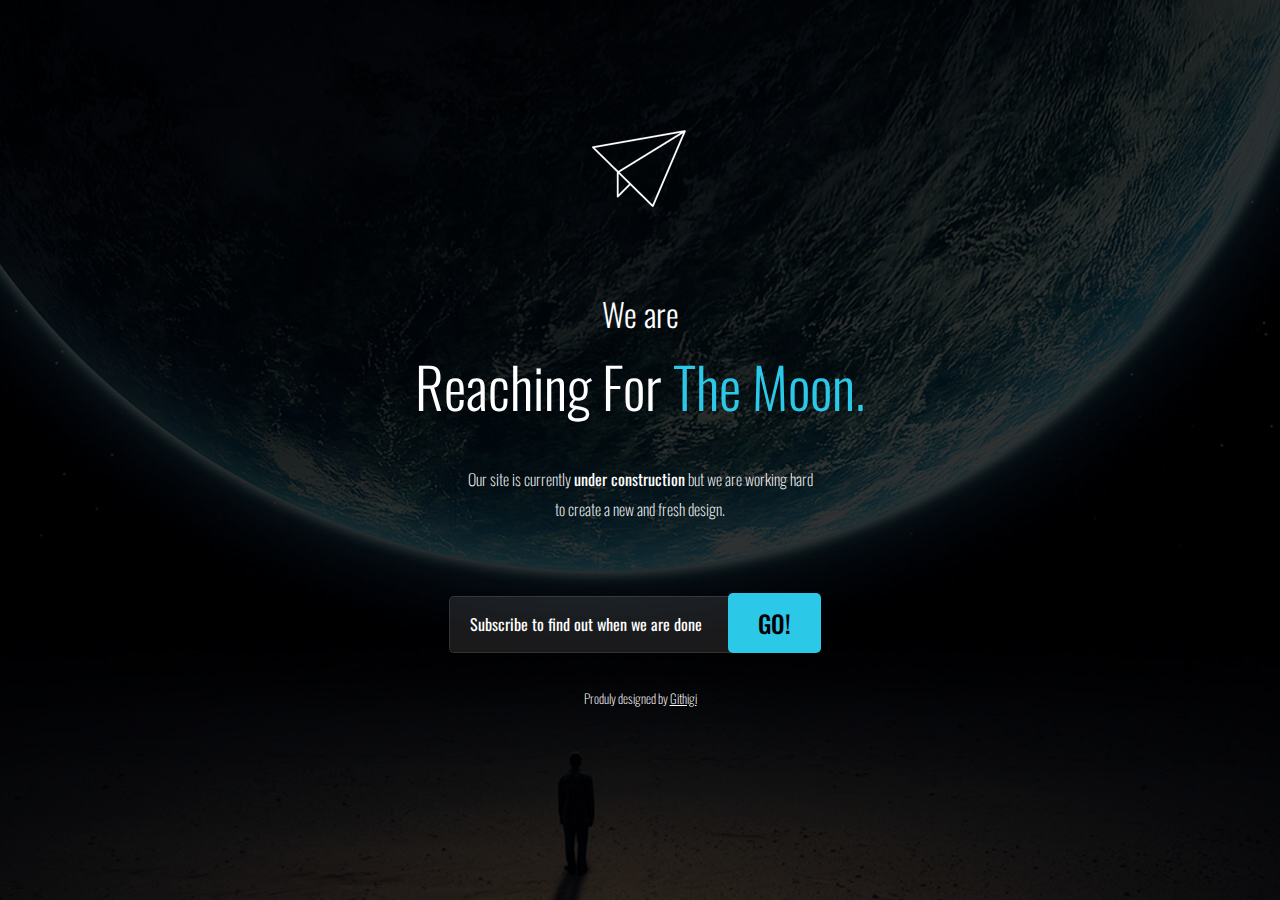
<file: index.html>
﻿<!DOCTYPE html>
<html>
<head>
<meta http-equiv="Content-Type" content="text/html;charset=utf-8">
<title>SKO Consulting Services</title>

<!--CSS-->
<link rel="stylesheet" href="css/style.css">
<link rel="stylesheet" href="css/bootstrap-light.css">
<link href='http://fonts.googleapis.com/css?family=Oswald:400,300,700' rel='stylesheet' type='text/css'>
<!--/CSS-->

<!--JS-->
<script src="http://ajax.googleapis.com/ajax/libs/jquery/1.11.0/jquery.min.js"></script>
<script src="js/jquery.plugin.js"></script>
<script src="js/jquery.countdown.js"></script>
<!--<script>
$(function () {
	var newYear = new Date();
	newYear = new Date(newYear.getFullYear() + 1, 1 - 1, 4); 
	$('#defaultCountdown').countdown({until: newYear}); 
	//Replace above date with your own, to find out more visit http://keith-wood.name/countdown.html
});
</script>-->
<!--/JS-->

</head>

<body>

<!--DARK OVERLAY-->
<div class="overlay"></div>
<!--/DARK OVERLAY-->

<!--WRAP-->
<div id="wrap">
	<!--CONTAINER-->
	<div class="container">
		<img src="images/paperplane.png" alt="Paper Plane" class="image-align" />
		<h1>
			<span>We are</span><br/>
			Reaching For <span class="blue">The Moon.</span>
		</h1>
		<p>Our site is currently <strong>under construction</strong> but we are working hard<br/> to create a new and fresh design.</p>
		<div id="defaultCountdown"></div>
		<form action="#">
			<input type="text" name="email" id="email" value="Subscribe to find out when we are done">
			<input type="submit" value="GO!">
		</form>
		<p class="copyright">Produly designed by <a href="https://githigi.me" target="_blank">Githigi</a></p>
	</div>
	<!--/CONTAINER-->
</div>
<!--/WRAP-->

</body>
</html>
</file>
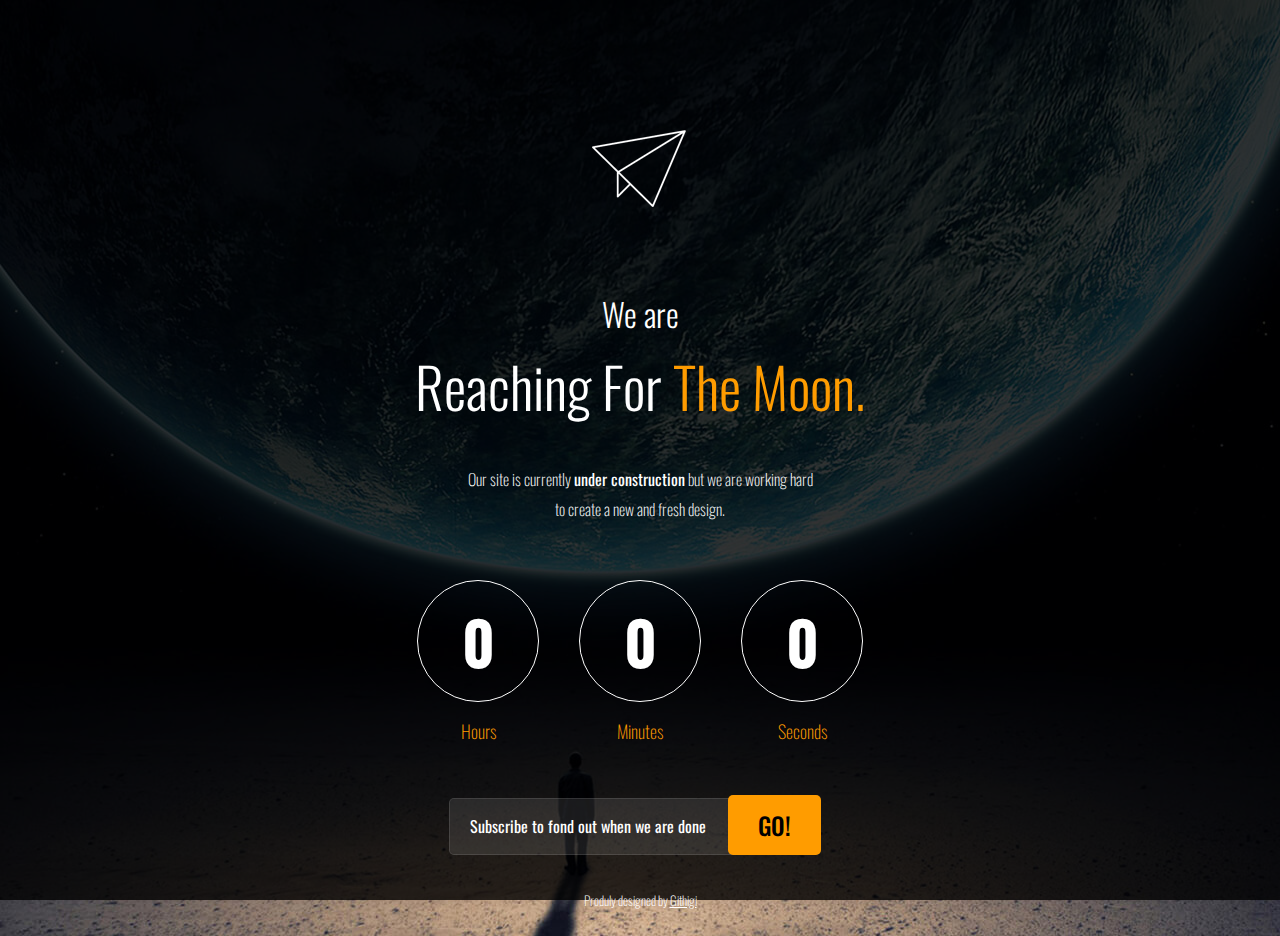
<file: HTML/index.html>
﻿<!DOCTYPE html>
<html>
<head>
<meta http-equiv="Content-Type" content="text/html;charset=utf-8">
<title>SKO Consulting Services</title>

<!--CSS-->
<link rel="stylesheet" href="css/style.css">
<link rel="stylesheet" href="css/bootstrap-light.css">
<link href='http://fonts.googleapis.com/css?family=Oswald:400,300,700' rel='stylesheet' type='text/css'>
<!--/CSS-->

<!--JS-->
<script src="http://ajax.googleapis.com/ajax/libs/jquery/1.11.0/jquery.min.js"></script>
<script src="js/jquery.plugin.js"></script>
<script src="js/jquery.countdown.js"></script>
<script>
$(function () {
	$('#defaultCountdown').countdown({until: new Date(2016, 3-1, 25)}); 
	//Replace above date with your own, to find out more visit http://keith-wood.name/countdown.html
});
</script>
<!--/JS-->

</head>

<body>

<!--DARK OVERLAY-->
<div class="overlay"></div>
<!--/DARK OVERLAY-->

<!--WRAP-->
<div id="wrap">
	<!--CONTAINER-->
	<div class="container">
		<img src="images/paperplane.png" alt="Paper Plane" class="image-align" />
		<h1>
			<span>We are</span><br/>
			Reaching For <span class="yellow">The Moon.</span>
		</h1>
		<p>Our site is currently <strong>under construction</strong> but we are working hard<br/> to create a new and fresh design.</p>
		<div id="defaultCountdown"></div>
		<form action="#">
			<input type="text" name="email" id="email" value="Subscribe to fond out when we are done">
			<input type="submit" value="GO!">
		</form>
		<p class="copyright">Produly designed by <a href="https://githigi.me" target="_blank">Githigi</a></p>
	</div>
	<!--/CONTAINER-->
</div>
<!--/WRAP-->

</body>
</html>
</file>
<file: css/style.css>
/*------------------------------------------------*/
/* Basic styles */ 
/* Designed and coded by HeroWP.com*/
/* Don't forget to visit us daily for tons of freebies:
	-PSD Templates
	-Wordpress Plugins
	-Wordpess Themes
	-HTML Designs
	-& many more!
*/
/*------------------------------------------------*/

body{
	font-family:'Oswald', Arial;
	color:#fff;
	background:url(../images/bg.jpg) top center no-repeat #000;
}

.overlay{
	background:rgba(0,0,0,.8);
	position:absolute;
	left:0;
	top:0;
	bottom:0;
	right:0;
	width:100%;
	height:100%;
	z-index:1;
	overflow:hidden;
}

@media (min-width: 1200px){
	.container {
		width:1170px;
	}
}

#wrap{
	width:100%;
	height:100%;
	display:table;
	position:relative;
	z-index:10000;
}

#defaultCountdown{
	z-index:2;
	margin:0 auto;
	display:table;
	position:relative;
}

.countdown-row {
	margin:0 auto;
	width:100%;
	display:table;
	text-align:center;
}

.countdown-section {
	display: block;
	float: left;
	text-align: center;
	width:120px;
	height:120px;
	border-radius:50%;
	-webkit-border-radius:50%;
	-moz-border-radius:50%;
	border:solid 1px #fff;
	text-align:center;
	margin:40px 20px;
}

.countdown-amount {
    font-size: 60px;
	font-weight:700;
	line-height:120px;
}
.countdown-period {
    display: block;
	line-height:60px;
	color:#ff9c00;
	font-size:18px;
	font-weight:100;
}

.image-align{
	margin:0 auto;
	text-align:center;
	display:block;
	padding-top: 100px;
}

h1{
	font-size:56px;
	font-weight:300;
	text-align:center;
}

h1 span{
	font-size:32px;
}

.blue{
	color:#2cc8e8;
	font-size:56px;
}

p{
	font-size:16px;
	line-height:30px;
	text-align:center;
	font-weight:100;
}

form{
	margin:0 auto;
	display:table;
	margin-top:50px;
}

input[type="text"]{
	border-radius:5px;
	-webkit-border-radius:5px;
	-moz-border-radius:5px;
	background:rgba(255,255,255,.1);
	-webkit-background-clip: padding-box !important;
	background-clip: padding-box !important;
	border:none;
	border: 1px solid rgba(255, 255, 255, 0.2);
	height:53px;
	color:#fff;
	font-family:'Oswald', Arial;
	font-size:16px;
	padding-left:20px;
	width:265px;
}

input[type="submit"]{
	border-radius: 5px;
	-webkit-border-radius: 5px;
	-moz-border-radius: 5px;
	font-family: 'Oswald', Arial;
	background: #2cc8e8;
	color: #000;
	border: none;
	font-size: 24px;
	font-weight: 500;
	padding: 12px 30px;
	position: relative;
	top: 3px;
	left: -10px;
	-webkit-transition: all .3s ease;
	-moz-transition: 	all .3s ease;
	-ms-transition: 	all .3s ease;
	-o-transition: 		all .3s ease;
	transition: 		all .3s ease;
}

input[type="submit"]:hover{
	color: #FFF;
}

a{
color:#fff;
text-decoration:underline;
}

p.copyright{
font-size:13px;
margin-top:30px;
}


/*------------------------------------------------*/
/* Responsive styles */
/*------------------------------------------------*/

@media (min-width: 561px) and (max-width: 720px) {
	
	.countdown-section {
		margin:5px;
	}

}

@media (max-width: 600px){
	
	.countdown-section {
		display: block;
		float: left;
		text-align: center;
		width:75px;
		height:75px;
		margin:6px;
	}
	
	.countdown-amount {
		font-size: 32px;
		font-weight:700;
		line-height:74px;
	}
	
}

@media (max-width: 420px){
	
	.countdown-section {
		display: block;
		float: left;
		text-align: center;
		width:56px;
		height:56px;
		margin:2px;
	}
	
	.countdown-amount {
		font-size: 24px;
		font-weight:700;
		line-height:58px;
	}
	
	.image-align{
		padding-top: 20px;
		width:30%;
	}
	
	h1,.yellow{
		font-size:32px;
	}	
	
	h1 span{
	font-size:18px;
	}
	
	input[type="text"]{
		width:150px;
		font-size:14px;
		padding-left:5px;
	}	
	
	input[type="submit"]{
		left:-3px;
		top:5px;
	}
	
}
</file>
<file: HTML/css/style.css>
/*------------------------------------------------*/
/* Basic styles */ 
/* Designed and coded by HeroWP.com*/
/* Don't forget to visit us daily for tons of freebies:
	-PSD Templates
	-Wordpress Plugins
	-Wordpess Themes
	-HTML Designs
	-& many more!
*/
/*------------------------------------------------*/

body{
	font-family:'Oswald', Arial;
	color:#fff;
	background:url(../images/bg.jpg) top center no-repeat #000;
}

.overlay{
	background:rgba(0,0,0,.8);
	position:absolute;
	left:0;
	top:0;
	bottom:0;
	right:0;
	width:100%;
	height:100%;
	z-index:1;
	overflow:hidden;
}

@media (min-width: 1200px){
	.container {
		width:1170px;
	}
}

#wrap{
	width:100%;
	height:100%;
	display:table;
	position:relative;
	z-index:10000;
}

#defaultCountdown{
	z-index:2;
	margin:0 auto;
	display:table;
	position:relative;
}

.countdown-row {
	margin:0 auto;
	width:100%;
	display:table;
	text-align:center;
}

.countdown-section {
	display: block;
	float: left;
	text-align: center;
	width:120px;
	height:120px;
	border-radius:50%;
	-webkit-border-radius:50%;
	-moz-border-radius:50%;
	border:solid 1px #fff;
	text-align:center;
	margin:40px 20px;
}

.countdown-amount {
    font-size: 60px;
	font-weight:700;
	line-height:120px;
}
.countdown-period {
    display: block;
	line-height:60px;
	color:#ff9c00;
	font-size:18px;
	font-weight:100;
}

.image-align{
	margin:0 auto;
	text-align:center;
	display:block;
	padding-top: 100px;
}

h1{
	font-size:56px;
	font-weight:300;
	text-align:center;
}

h1 span{
	font-size:32px;
}

.yellow{
	color:#ff9c00;
	font-size:56px;
}

p{
	font-size:16px;
	line-height:30px;
	text-align:center;
	font-weight:100;
}

form{
	margin:0 auto;
	display:table;
	margin-top:50px;
}

input[type="text"]{
	border-radius:5px;
	-webkit-border-radius:5px;
	-moz-border-radius:5px;
	background:rgba(255,255,255,.1);
	-webkit-background-clip: padding-box !important;
	background-clip: padding-box !important;
	border:none;
	border: 1px solid rgba(255, 255, 255, 0.2);
	height:53px;
	color:#fff;
	font-family:'Oswald', Arial;
	font-size:16px;
	padding-left:20px;
	width:265px;
}

input[type="submit"]{
	border-radius: 5px;
	-webkit-border-radius: 5px;
	-moz-border-radius: 5px;
	font-family: 'Oswald', Arial;
	background: #ff9c00;
	color: #000;
	border: none;
	font-size: 24px;
	font-weight: 500;
	padding: 12px 30px;
	position: relative;
	top: 3px;
	left: -10px;
	-webkit-transition: all .3s ease;
	-moz-transition: 	all .3s ease;
	-ms-transition: 	all .3s ease;
	-o-transition: 		all .3s ease;
	transition: 		all .3s ease;
}

input[type="submit"]:hover{
	color: #FFF;
}

a{
color:#fff;
text-decoration:underline;
}

p.copyright{
font-size:13px;
margin-top:30px;
}


/*------------------------------------------------*/
/* Responsive styles */
/*------------------------------------------------*/

@media (min-width: 561px) and (max-width: 720px) {
	
	.countdown-section {
		margin:5px;
	}

}

@media (max-width: 600px){
	
	.countdown-section {
		display: block;
		float: left;
		text-align: center;
		width:75px;
		height:75px;
		margin:6px;
	}
	
	.countdown-amount {
		font-size: 32px;
		font-weight:700;
		line-height:74px;
	}
	
}

@media (max-width: 420px){
	
	.countdown-section {
		display: block;
		float: left;
		text-align: center;
		width:56px;
		height:56px;
		margin:2px;
	}
	
	.countdown-amount {
		font-size: 24px;
		font-weight:700;
		line-height:58px;
	}
	
	.image-align{
		padding-top: 20px;
		width:30%;
	}
	
	h1,.yellow{
		font-size:32px;
	}	
	
	h1 span{
	font-size:18px;
	}
	
	input[type="text"]{
		width:150px;
		font-size:14px;
		padding-left:5px;
	}	
	
	input[type="submit"]{
		left:-3px;
		top:5px;
	}
	
}
</file>
